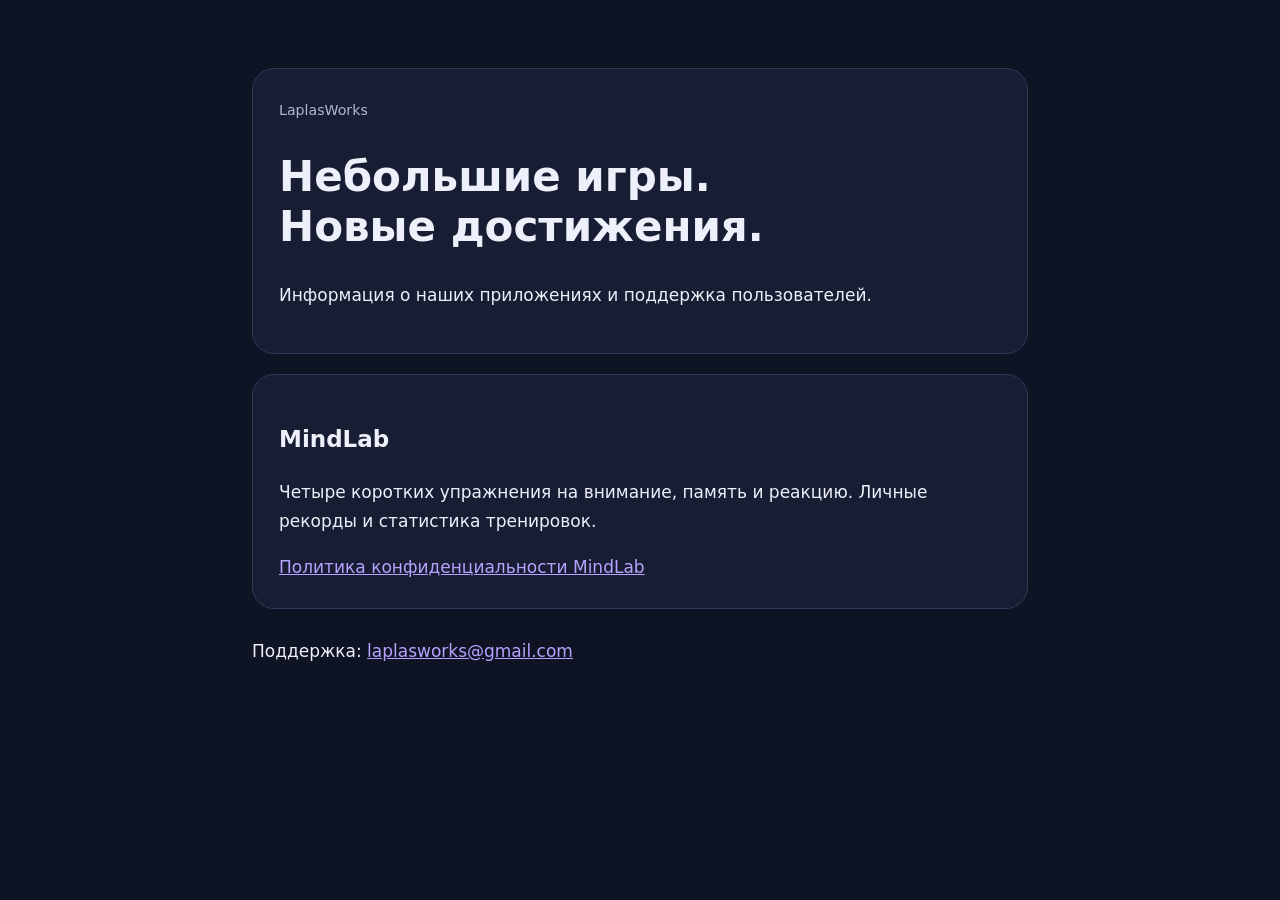
<file: index.html>
<!doctype html><html lang="ru"><head><meta charset="utf-8"><meta name="viewport" content="width=device-width,initial-scale=1"><title>LaplasWorks — игры и поддержка</title><link rel="stylesheet" href="style.css"></head><body><main><header><small>LaplasWorks</small><h1>Небольшие игры.<br>Новые достижения.</h1><p>Информация о наших приложениях и поддержка пользователей.</p></header><section><h2>MindLab</h2><p>Четыре коротких упражнения на внимание, память и реакцию. Личные рекорды и статистика тренировок.</p><a href="mindlab/privacy.html">Политика конфиденциальности MindLab</a></section><footer>Поддержка: <a href="mailto:laplasworks@gmail.com">laplasworks@gmail.com</a></footer></main></body></html>
</file>
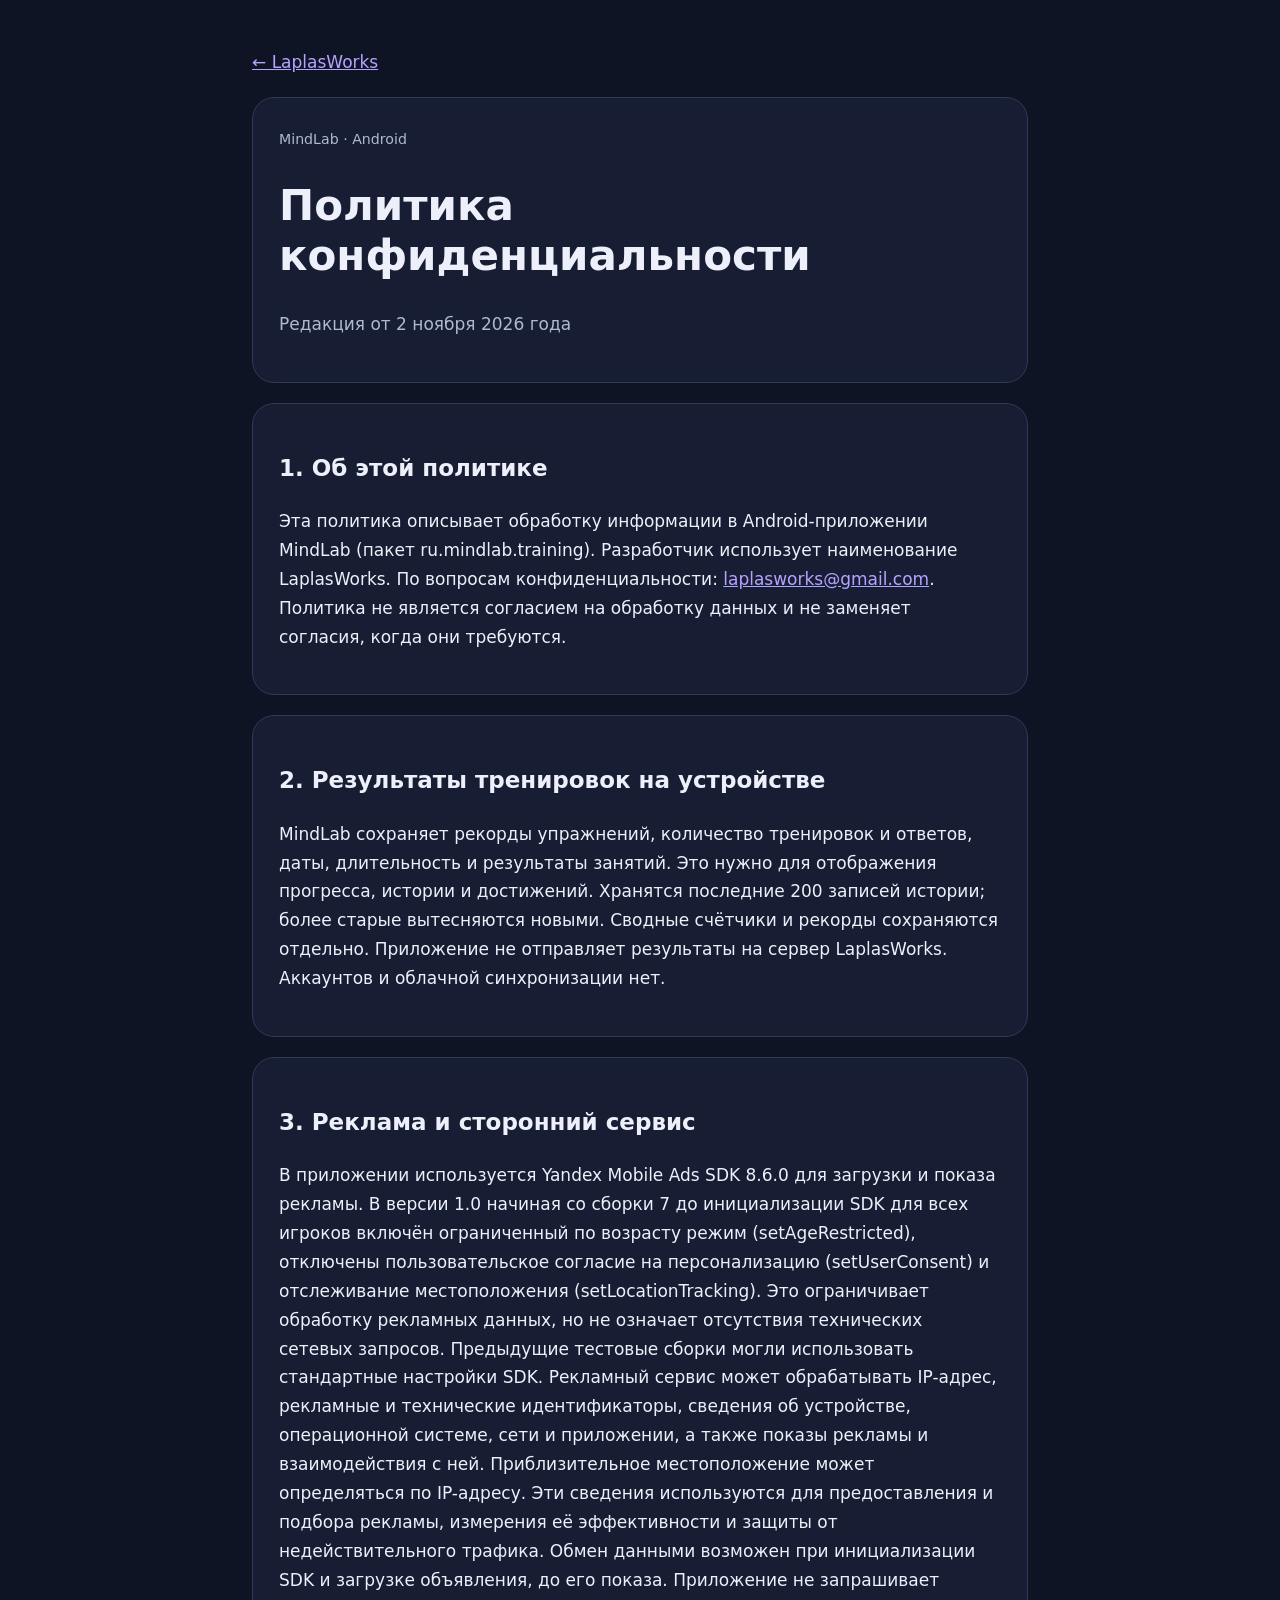
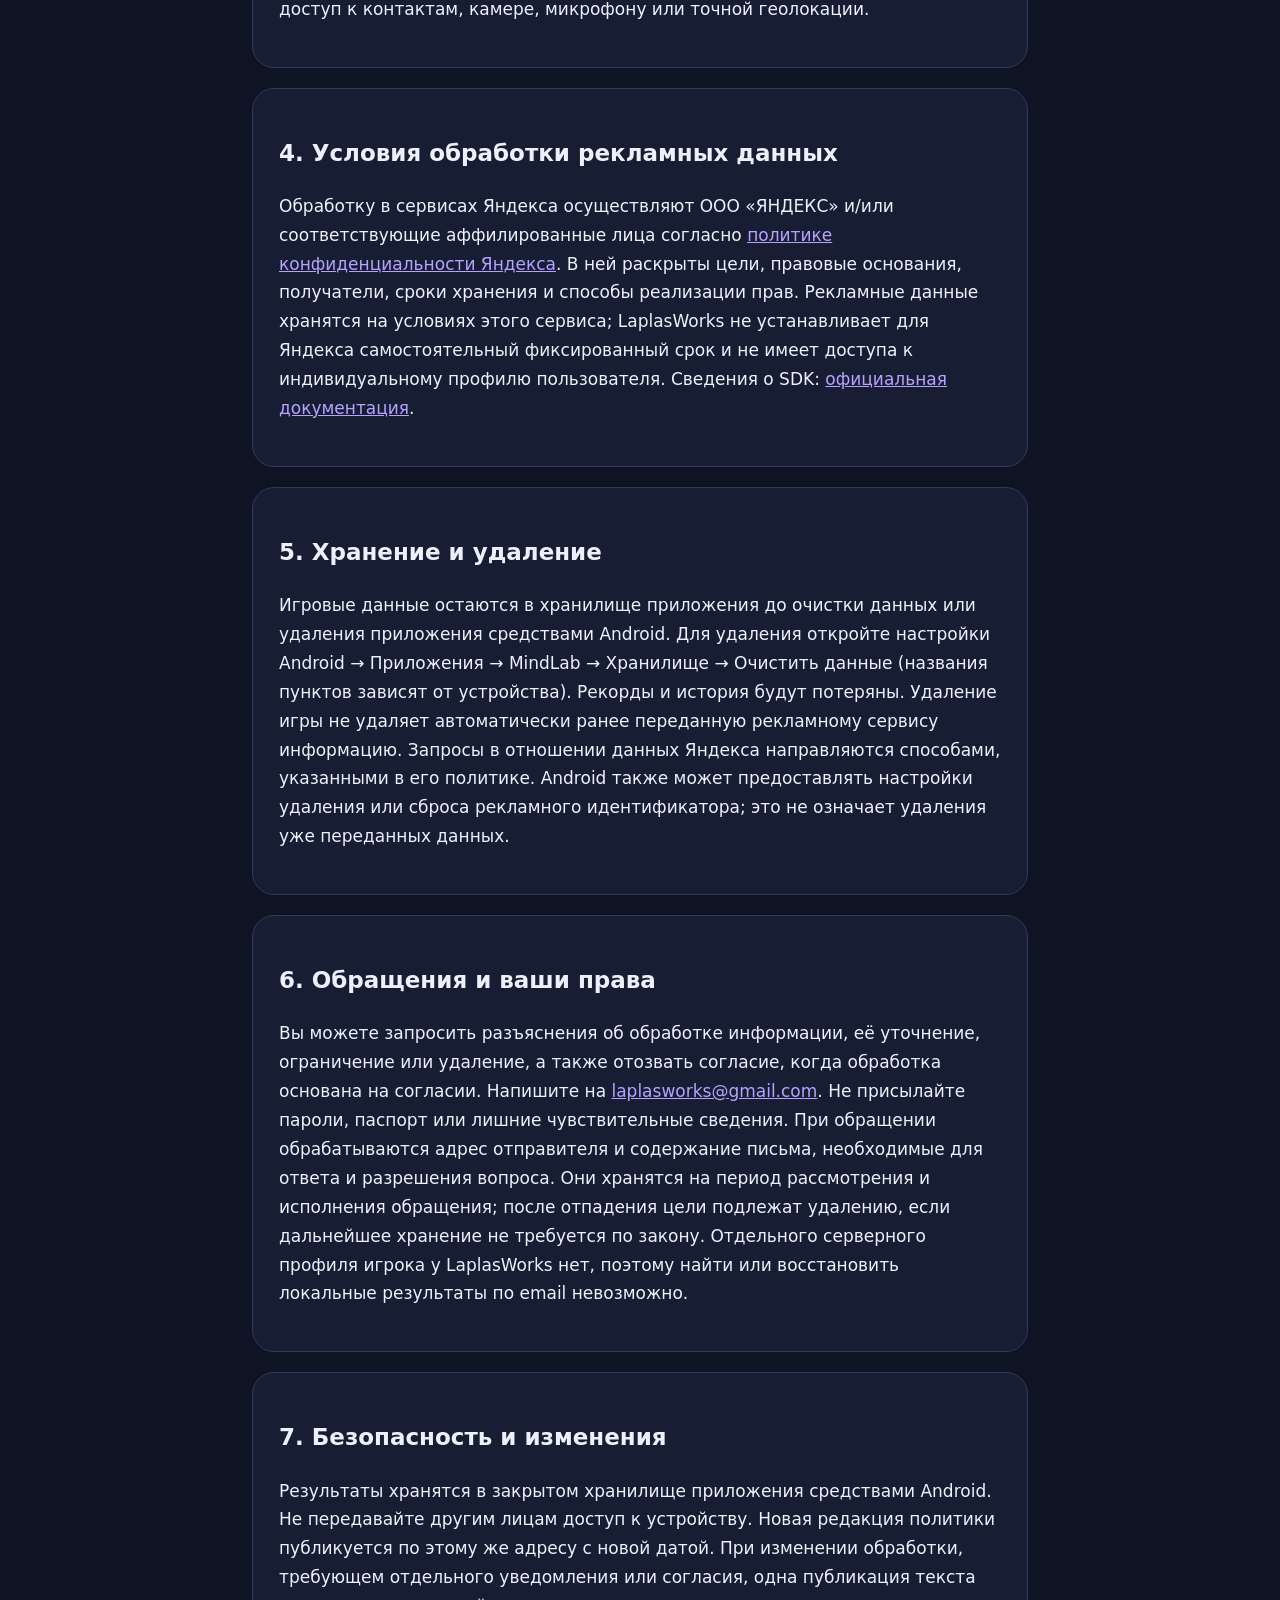
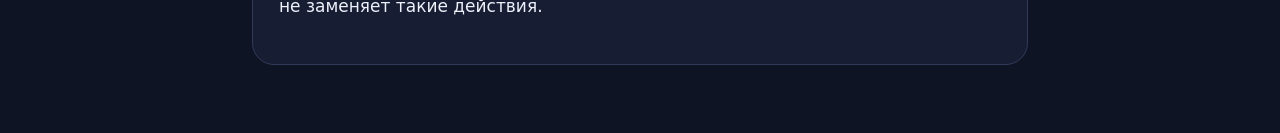
<file: mindlab/privacy.html>
<!doctype html><html lang="ru"><head><meta charset="utf-8"><meta name="viewport" content="width=device-width,initial-scale=1"><title>MindLab — политика конфиденциальности</title><link rel="stylesheet" href="../style.css"></head><body><main><a href="../">← LaplasWorks</a><header><small>MindLab · Android</small><h1>Политика конфиденциальности</h1><p class="muted">Редакция от 2 ноября 2026 года</p></header><section><h2>1. Об этой политике</h2><p>Эта политика описывает обработку информации в Android-приложении MindLab (пакет ru.mindlab.training). Разработчик использует наименование LaplasWorks. По вопросам конфиденциальности: <a href="mailto:laplasworks@gmail.com">laplasworks@gmail.com</a>. Политика не является согласием на обработку данных и не заменяет согласия, когда они требуются.</p></section><section><h2>2. Результаты тренировок на устройстве</h2><p>MindLab сохраняет рекорды упражнений, количество тренировок и ответов, даты, длительность и результаты занятий. Это нужно для отображения прогресса, истории и достижений. Хранятся последние 200 записей истории; более старые вытесняются новыми. Сводные счётчики и рекорды сохраняются отдельно. Приложение не отправляет результаты на сервер LaplasWorks. Аккаунтов и облачной синхронизации нет.</p></section><section><h2>3. Реклама и сторонний сервис</h2><p>В приложении используется Yandex Mobile Ads SDK 8.6.0 для загрузки и показа рекламы. В версии 1.0 начиная со сборки 7 до инициализации SDK для всех игроков включён ограниченный по возрасту режим (setAgeRestricted), отключены пользовательское согласие на персонализацию (setUserConsent) и отслеживание местоположения (setLocationTracking). Это ограничивает обработку рекламных данных, но не означает отсутствия технических сетевых запросов. Предыдущие тестовые сборки могли использовать стандартные настройки SDK. Рекламный сервис может обрабатывать IP-адрес, рекламные и технические идентификаторы, сведения об устройстве, операционной системе, сети и приложении, а также показы рекламы и взаимодействия с ней. Приблизительное местоположение может определяться по IP-адресу. Эти сведения используются для предоставления и подбора рекламы, измерения её эффективности и защиты от недействительного трафика. Обмен данными возможен при инициализации SDK и загрузке объявления, до его показа. Приложение не запрашивает доступ к контактам, камере, микрофону или точной геолокации.</p></section><section><h2>4. Условия обработки рекламных данных</h2><p>Обработку в сервисах Яндекса осуществляют ООО «ЯНДЕКС» и/или соответствующие аффилированные лица согласно <a href="https://yandex.ru/legal/confidential/ru/">политике конфиденциальности Яндекса</a>. В ней раскрыты цели, правовые основания, получатели, сроки хранения и способы реализации прав. Рекламные данные хранятся на условиях этого сервиса; LaplasWorks не устанавливает для Яндекса самостоятельный фиксированный срок и не имеет доступа к индивидуальному профилю пользователя. Сведения о SDK: <a href="https://ads.yandex.com/helpcenter/ru/dev/android/quick-start">официальная документация</a>.</p></section><section><h2>5. Хранение и удаление</h2><p>Игровые данные остаются в хранилище приложения до очистки данных или удаления приложения средствами Android. Для удаления откройте настройки Android → Приложения → MindLab → Хранилище → Очистить данные (названия пунктов зависят от устройства). Рекорды и история будут потеряны. Удаление игры не удаляет автоматически ранее переданную рекламному сервису информацию. Запросы в отношении данных Яндекса направляются способами, указанными в его политике. Android также может предоставлять настройки удаления или сброса рекламного идентификатора; это не означает удаления уже переданных данных.</p></section><section><h2>6. Обращения и ваши права</h2><p>Вы можете запросить разъяснения об обработке информации, её уточнение, ограничение или удаление, а также отозвать согласие, когда обработка основана на согласии. Напишите на <a href="mailto:laplasworks@gmail.com">laplasworks@gmail.com</a>. Не присылайте пароли, паспорт или лишние чувствительные сведения. При обращении обрабатываются адрес отправителя и содержание письма, необходимые для ответа и разрешения вопроса. Они хранятся на период рассмотрения и исполнения обращения; после отпадения цели подлежат удалению, если дальнейшее хранение не требуется по закону. Отдельного серверного профиля игрока у LaplasWorks нет, поэтому найти или восстановить локальные результаты по email невозможно.</p></section><section><h2>7. Безопасность и изменения</h2><p>Результаты хранятся в закрытом хранилище приложения средствами Android. Не передавайте другим лицам доступ к устройству. Новая редакция политики публикуется по этому же адресу с новой датой. При изменении обработки, требующем отдельного уведомления или согласия, одна публикация текста не заменяет такие действия.</p></section></main></body></html>
</file>
<file: style.css>
*{box-sizing:border-box}body{margin:0;background:#0f1424;color:#edf0fa;font:17px/1.7 system-ui,sans-serif}main{max-width:820px;margin:auto;padding:48px 22px}a{color:#b7a2ff}header,section{background:#171e33;border:1px solid #303958;border-radius:22px;padding:26px;margin:20px 0}h1{font-size:clamp(28px,6vw,42px);line-height:1.2}h2{font-size:23px}small,.muted{color:#aeb9d4}a:focus-visible{outline:3px solid #b7a2ff;outline-offset:4px}footer{margin:28px 0}
</file>
